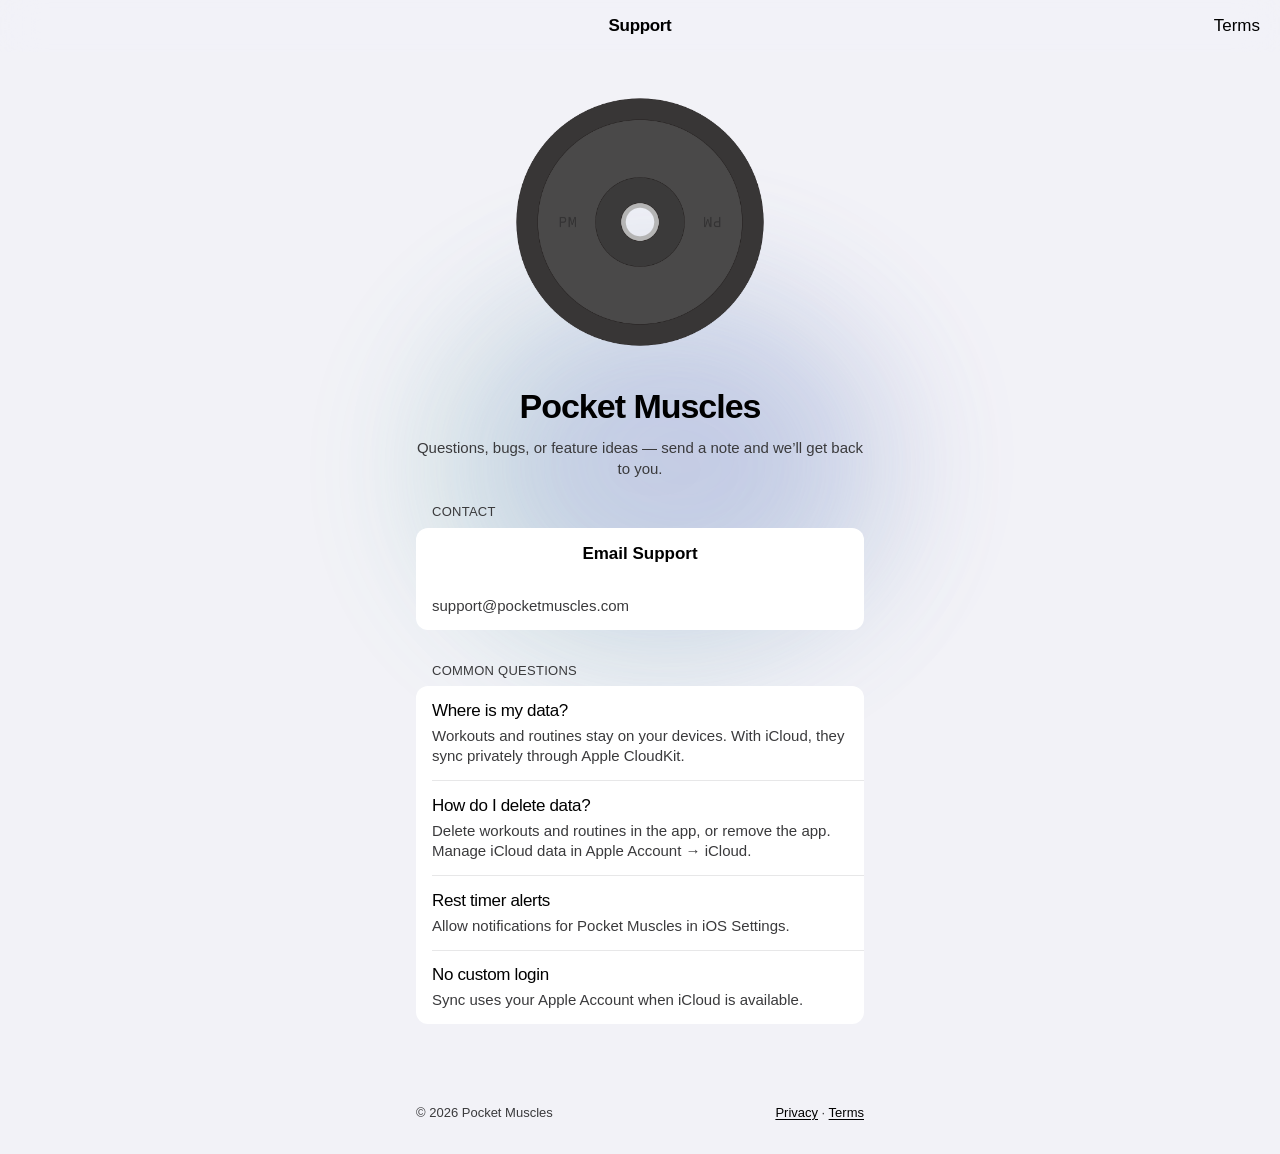
<file: index.html>
<!DOCTYPE html>
<html lang="en">
  <head>
    <meta charset="utf-8" />
    <meta name="viewport" content="width=device-width, initial-scale=1" />
    <title>Support — Pocket Muscles</title>
    <meta
      name="description"
      content="Get help with Pocket Muscles, the workout logging app for iPhone, iPad, and Mac."
    />
    <meta name="color-scheme" content="light dark" />
    <link rel="stylesheet" href="styles.css" />
  </head>
  <body>
    <a class="skip-link" href="#main">Skip to main content</a>

    <div class="wash" aria-hidden="true">
      <div class="wash-spot wash-spot-a"></div>
      <div class="wash-spot wash-spot-b"></div>
    </div>

    <div class="page">
      <header class="nav-bar">
        <p class="nav-bar-title">Support</p>
        <nav class="nav-bar-nav" aria-label="Site">
          <a class="nav-bar-side" href="terms.html">Terms</a>
        </nav>
      </header>

      <main id="main" class="content" tabindex="-1">
        <img
          class="brand-mark"
          src="pocket-muscles-icon.png"
          alt=""
          width="300"
          height="300"
          decoding="async"
        />
        <h1 class="screen-title">Pocket Muscles</h1>
        <p class="lead">
          Questions, bugs, or feature ideas — send a note and we’ll get back to
          you.
        </p>

        <h2 class="group-header" id="contact-heading">Contact</h2>
        <section class="group" aria-labelledby="contact-heading">
          <a class="button-row button-row-primary" href="mailto:support@pocketmuscles.com">
            Email Support
          </a>
          <p class="stack-note">support@pocketmuscles.com</p>
        </section>

        <h2 class="group-header" id="faq-heading">Common Questions</h2>
        <section class="group" aria-labelledby="faq-heading">
          <article class="row">
            <h3 class="row-title">Where is my data?</h3>
            <p class="row-subtitle">
              Workouts and routines stay on your devices. With iCloud, they sync
              privately through Apple CloudKit.
            </p>
          </article>
          <article class="row">
            <h3 class="row-title">How do I delete data?</h3>
            <p class="row-subtitle">
              Delete workouts and routines in the app, or remove the app. Manage
              iCloud data in Apple Account → iCloud.
            </p>
          </article>
          <article class="row">
            <h3 class="row-title">Rest timer alerts</h3>
            <p class="row-subtitle">
              Allow notifications for Pocket Muscles in iOS Settings.
            </p>
          </article>
          <article class="row">
            <h3 class="row-title">No custom login</h3>
            <p class="row-subtitle">
              Sync uses your Apple Account when iCloud is available.
            </p>
          </article>
        </section>
      </main>

      <footer class="site-footer">
        <span>© <span id="year"></span> Pocket Muscles</span>
        <nav aria-label="Legal">
          <a href="privacy.html">Privacy</a>
          ·
          <a href="terms.html">Terms</a>
        </nav>
      </footer>
    </div>

    <script src="wash.js"></script>
    <script>
      document.getElementById("year").textContent = new Date().getFullYear();
    </script>
  </body>
</html>
</file>
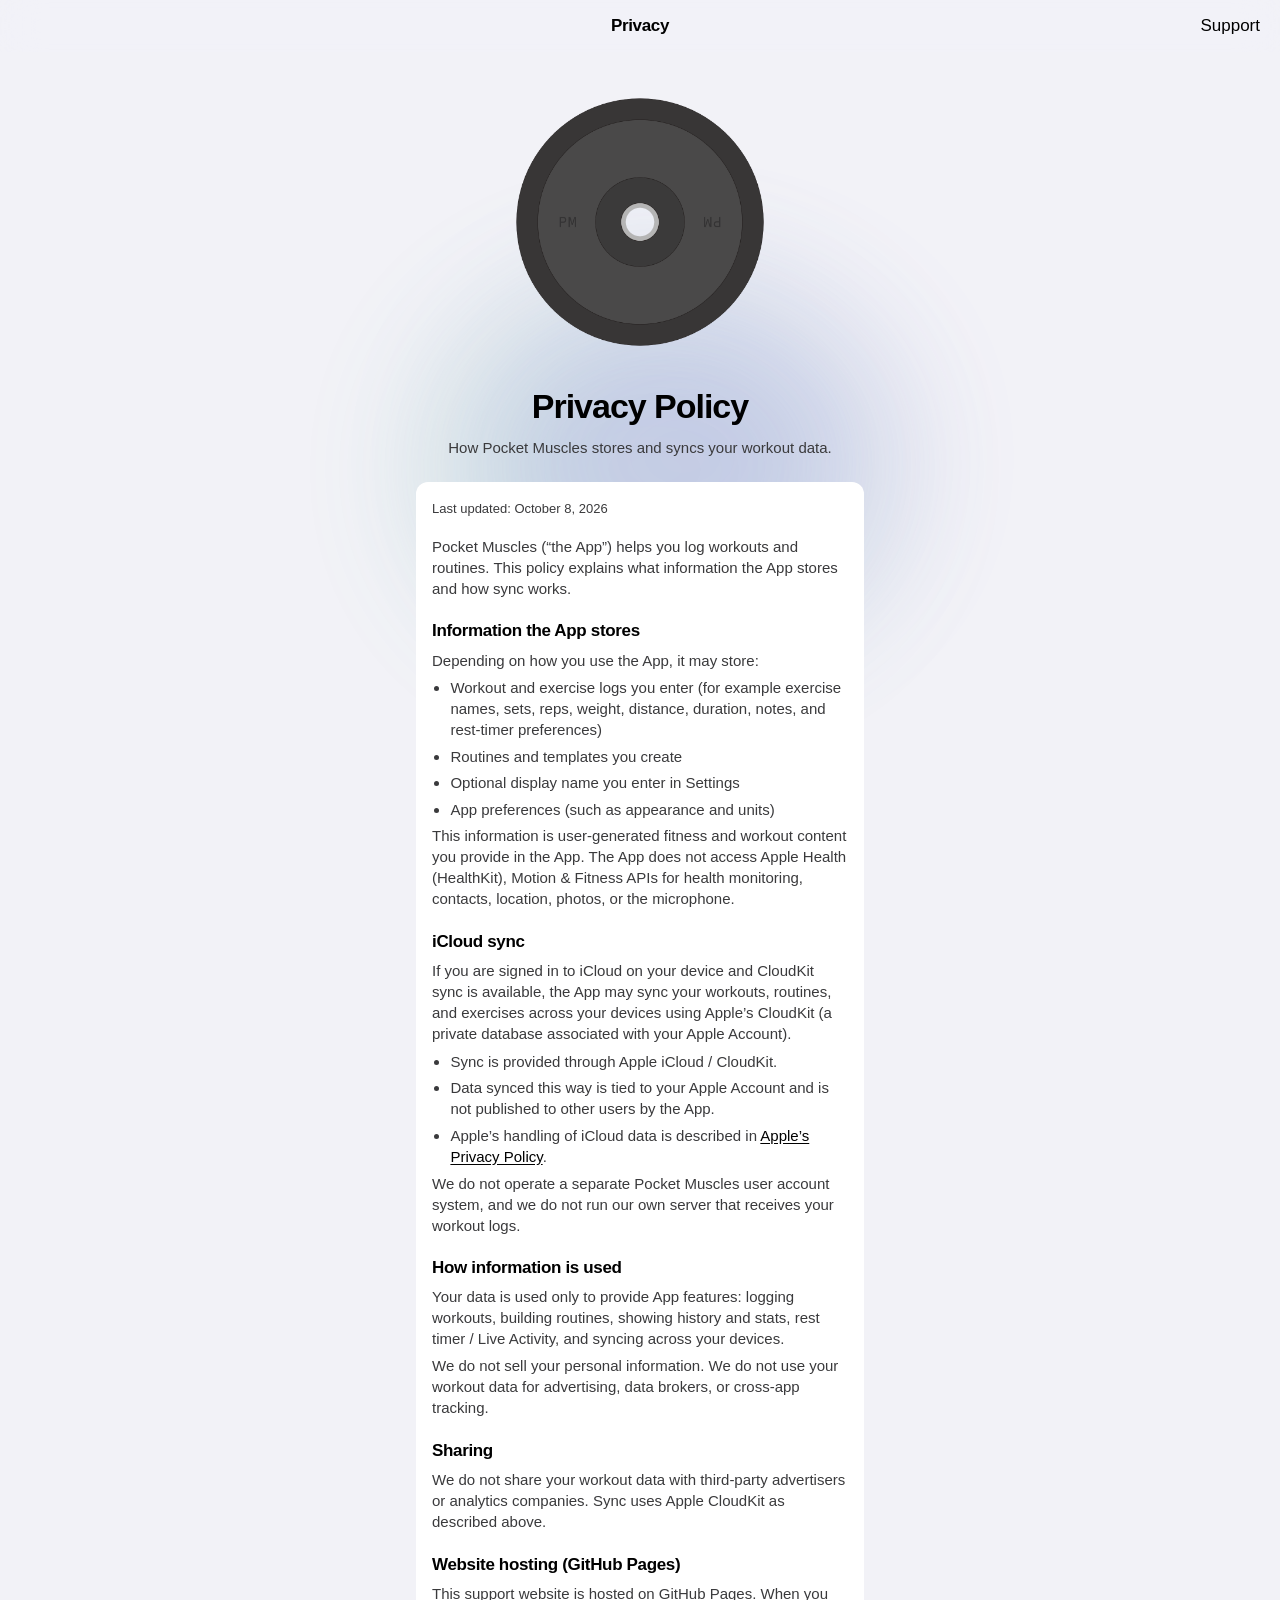
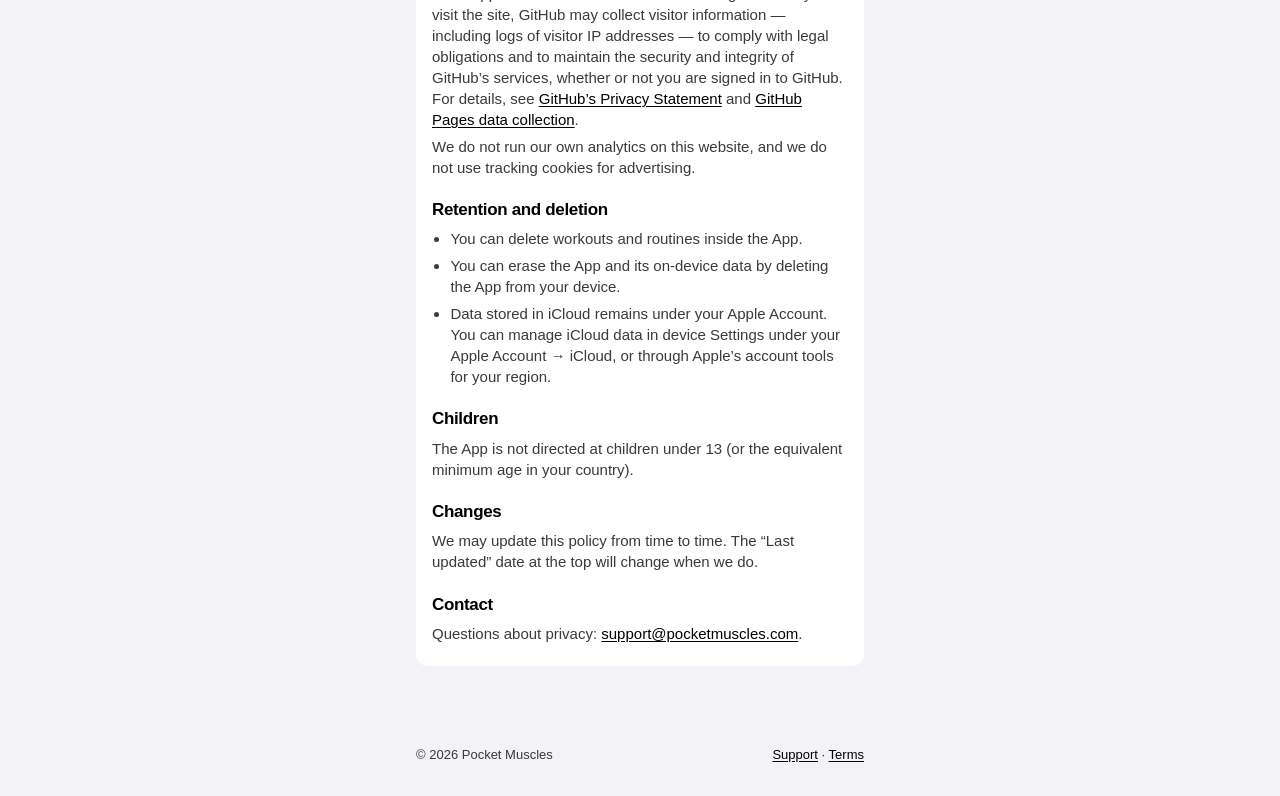
<file: privacy.html>
<!DOCTYPE html>
<html lang="en">
  <head>
    <meta charset="utf-8" />
    <meta name="viewport" content="width=device-width, initial-scale=1" />
    <title>Privacy Policy — Pocket Muscles</title>
    <meta
      name="description"
      content="Privacy Policy for Pocket Muscles, explaining how workout data is stored and synced."
    />
    <meta name="color-scheme" content="light dark" />
    <link rel="stylesheet" href="styles.css" />
  </head>
  <body>
    <a class="skip-link" href="#main">Skip to main content</a>

    <div class="wash" aria-hidden="true">
      <div class="wash-spot wash-spot-a"></div>
      <div class="wash-spot wash-spot-b"></div>
    </div>

    <div class="page">
      <header class="nav-bar">
        <p class="nav-bar-title">Privacy</p>
        <nav class="nav-bar-nav" aria-label="Site">
          <a class="nav-bar-side" href="index.html">Support</a>
        </nav>
      </header>

      <main id="main" class="content" tabindex="-1">
        <img
          class="brand-mark"
          src="pocket-muscles-icon.png"
          alt=""
          width="300"
          height="300"
          decoding="async"
        />
        <h1 class="screen-title">Privacy Policy</h1>
        <p class="lead">How Pocket Muscles stores and syncs your workout data.</p>

        <section class="legal">
          <p class="updated">Last updated: October 8, 2026</p>

          <p>
            Pocket Muscles (“the App”) helps you log workouts and routines. This
            policy explains what information the App stores and how sync works.
          </p>

          <h2>Information the App stores</h2>
          <p>Depending on how you use the App, it may store:</p>
          <ul>
            <li>
              Workout and exercise logs you enter (for example exercise names,
              sets, reps, weight, distance, duration, notes, and rest-timer
              preferences)
            </li>
            <li>Routines and templates you create</li>
            <li>Optional display name you enter in Settings</li>
            <li>App preferences (such as appearance and units)</li>
          </ul>
          <p>
            This information is user-generated fitness and workout content you
            provide in the App. The App does not access Apple Health (HealthKit),
            Motion &amp; Fitness APIs for health monitoring, contacts, location,
            photos, or the microphone.
          </p>

          <h2>iCloud sync</h2>
          <p>
            If you are signed in to iCloud on your device and CloudKit sync is
            available, the App may sync your workouts, routines, and exercises
            across your devices using Apple’s CloudKit (a private database
            associated with your Apple Account).
          </p>
          <ul>
            <li>Sync is provided through Apple iCloud / CloudKit.</li>
            <li>
              Data synced this way is tied to your Apple Account and is not
              published to other users by the App.
            </li>
            <li>
              Apple’s handling of iCloud data is described in
              <a href="https://www.apple.com/legal/privacy/" rel="noopener"
                >Apple’s Privacy Policy</a
              >.
            </li>
          </ul>
          <p>
            We do not operate a separate Pocket Muscles user account system, and
            we do not run our own server that receives your workout logs.
          </p>

          <h2>How information is used</h2>
          <p>
            Your data is used only to provide App features: logging workouts,
            building routines, showing history and stats, rest timer / Live
            Activity, and syncing across your devices.
          </p>
          <p>
            We do not sell your personal information. We do not use your workout
            data for advertising, data brokers, or cross-app tracking.
          </p>

          <h2>Sharing</h2>
          <p>
            We do not share your workout data with third-party advertisers or
            analytics companies. Sync uses Apple CloudKit as described above.
          </p>

          <h2>Website hosting (GitHub Pages)</h2>
          <p>
            This support website is hosted on GitHub Pages. When you visit the
            site, GitHub may collect visitor information — including logs of
            visitor IP addresses — to comply with legal obligations and to
            maintain the security and integrity of GitHub’s services, whether
            or not you are signed in to GitHub. For details, see
            <a
              href="https://docs.github.com/en/site-policy/privacy-policies/github-privacy-statement"
              rel="noopener"
              >GitHub’s Privacy Statement</a
            >
            and
            <a
              href="https://docs.github.com/en/pages/getting-started-with-github-pages/what-is-github-pages#data-collection"
              rel="noopener"
              >GitHub Pages data collection</a
            >.
          </p>
          <p>
            We do not run our own analytics on this website, and we do not use
            tracking cookies for advertising.
          </p>

          <h2>Retention and deletion</h2>
          <ul>
            <li>You can delete workouts and routines inside the App.</li>
            <li>
              You can erase the App and its on-device data by deleting the App
              from your device.
            </li>
            <li>
              Data stored in iCloud remains under your Apple Account. You can
              manage iCloud data in device Settings under your Apple Account →
              iCloud, or through Apple’s account tools for your region.
            </li>
          </ul>

          <h2>Children</h2>
          <p>
            The App is not directed at children under 13 (or the equivalent
            minimum age in your country).
          </p>

          <h2>Changes</h2>
          <p>
            We may update this policy from time to time. The “Last updated” date
            at the top will change when we do.
          </p>

          <h2>Contact</h2>
          <p>
            Questions about privacy:
            <a href="mailto:support@pocketmuscles.com"
              >support@pocketmuscles.com</a
            >.
          </p>
        </section>
      </main>

      <footer class="site-footer">
        <span>© <span id="year"></span> Pocket Muscles</span>
        <nav aria-label="Legal">
          <a href="index.html">Support</a>
          ·
          <a href="terms.html">Terms</a>
        </nav>
      </footer>
    </div>

    <script src="wash.js"></script>
    <script>
      document.getElementById("year").textContent = new Date().getFullYear();
    </script>
  </body>
</html>
</file>
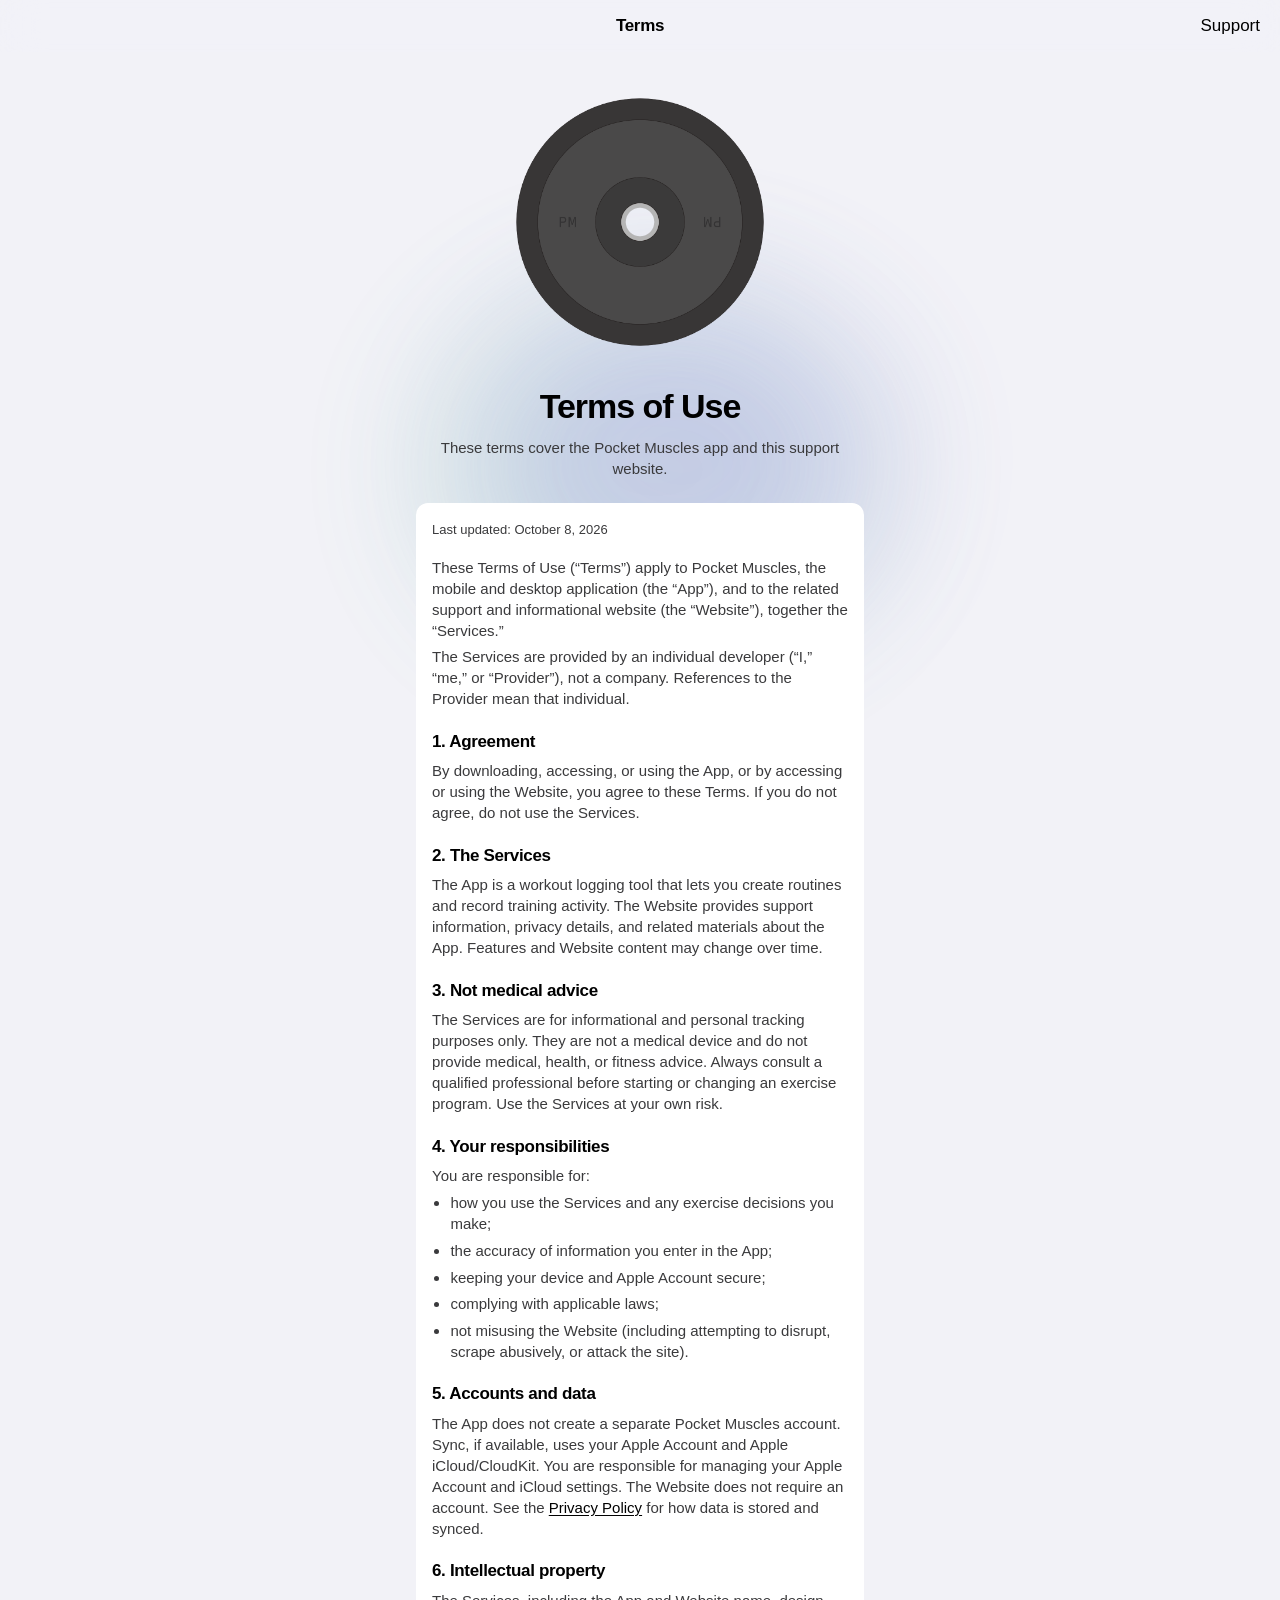
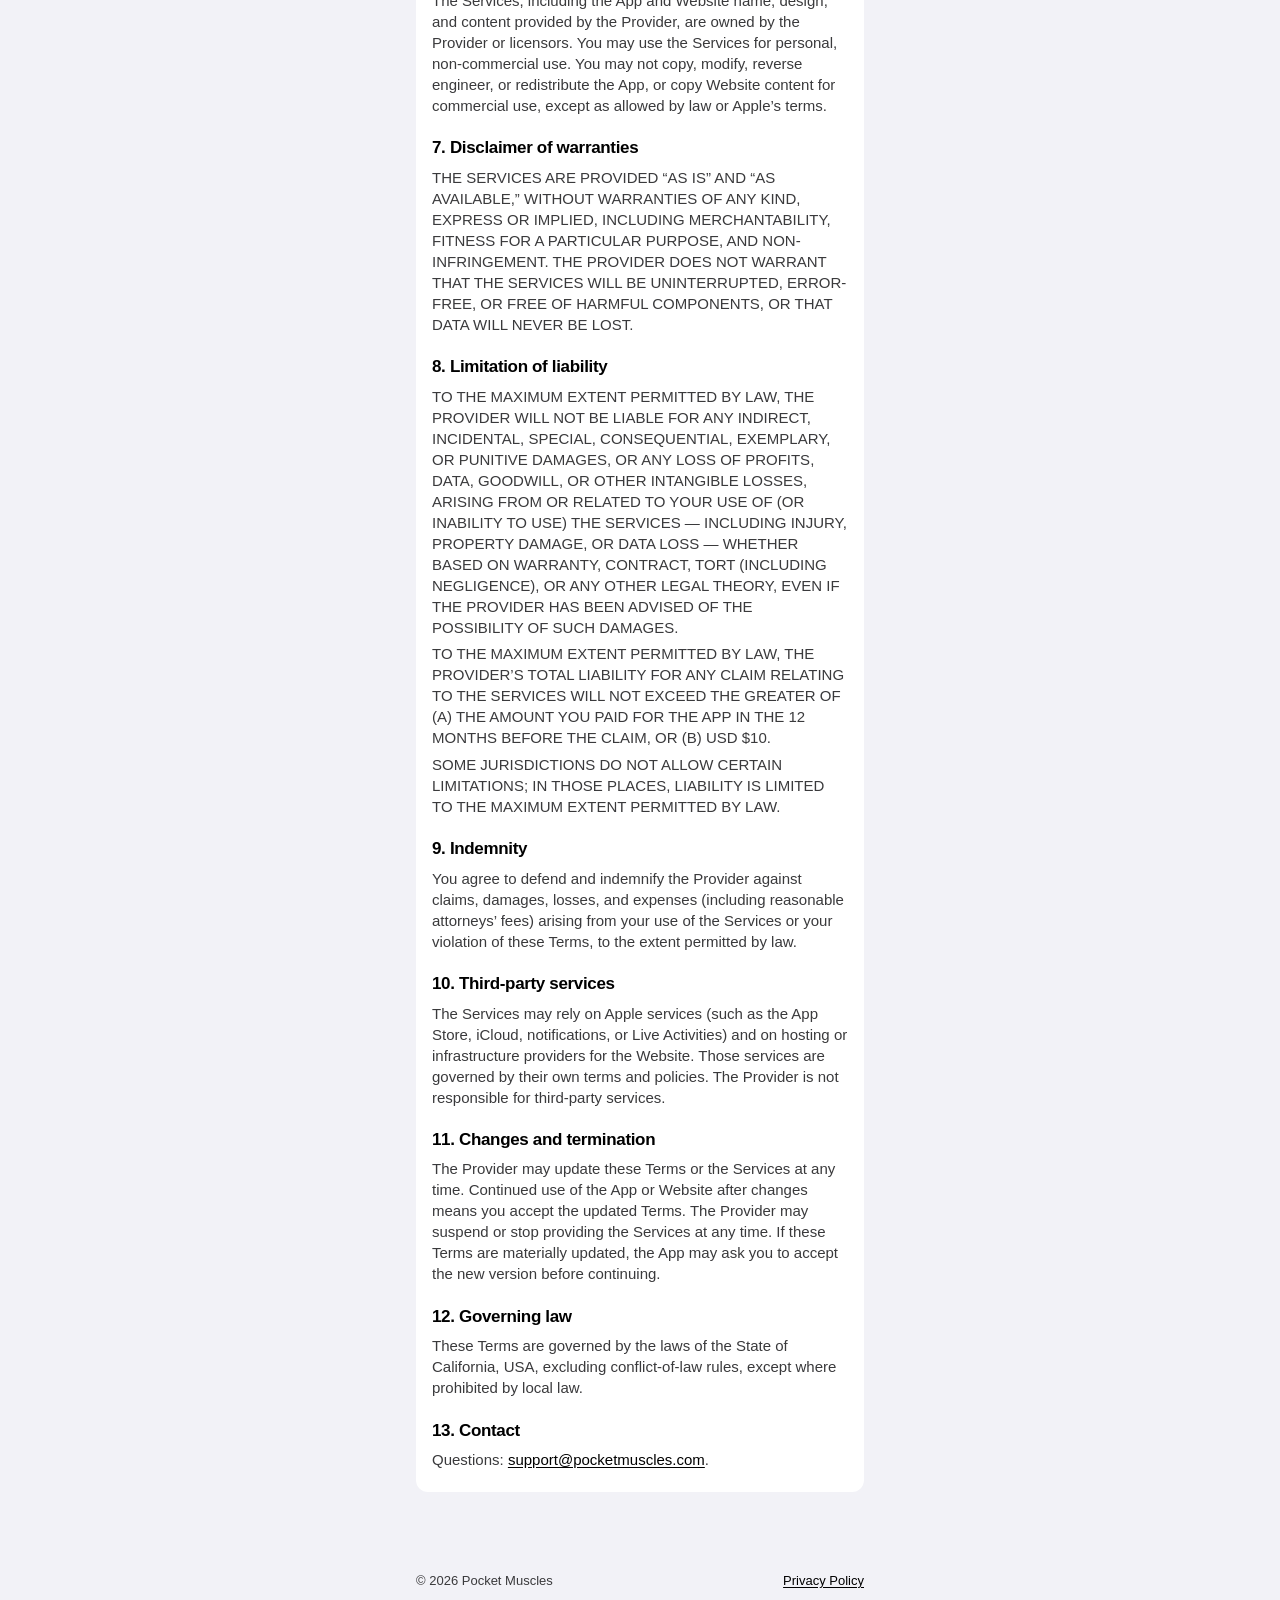
<file: terms.html>
<!DOCTYPE html>
<html lang="en">
  <head>
    <meta charset="utf-8" />
    <meta name="viewport" content="width=device-width, initial-scale=1" />
    <title>Terms of Use — Pocket Muscles</title>
    <meta
      name="description"
      content="Terms of Use for Pocket Muscles app and support website, including disclaimers and limitation of liability."
    />
    <meta name="color-scheme" content="light dark" />
    <link rel="stylesheet" href="styles.css" />
  </head>
  <body>
    <a class="skip-link" href="#main">Skip to main content</a>

    <div class="wash" aria-hidden="true">
      <div class="wash-spot wash-spot-a"></div>
      <div class="wash-spot wash-spot-b"></div>
    </div>

    <div class="page">
      <header class="nav-bar">
        <p class="nav-bar-title">Terms</p>
        <nav class="nav-bar-nav" aria-label="Site">
          <a class="nav-bar-side" href="index.html">Support</a>
        </nav>
      </header>

      <main id="main" class="content" tabindex="-1">
        <img
          class="brand-mark"
          src="pocket-muscles-icon.png"
          alt=""
          width="300"
          height="300"
          decoding="async"
        />
        <h1 class="screen-title">Terms of Use</h1>
        <p class="lead">
          These terms cover the Pocket Muscles app and this support website.
        </p>

        <section class="legal">
          <p class="updated">Last updated: October 8, 2026</p>

          <p>
            These Terms of Use (“Terms”) apply to Pocket Muscles, the mobile and
            desktop application (the “App”), and to the related support and
            informational website (the “Website”), together the “Services.”
          </p>
          <p>
            The Services are provided by an individual developer (“I,” “me,” or
            “Provider”), not a company. References to the Provider mean that
            individual.
          </p>

          <h2>1. Agreement</h2>
          <p>
            By downloading, accessing, or using the App, or by accessing or
            using the Website, you agree to these Terms. If you do not agree, do
            not use the Services.
          </p>

          <h2>2. The Services</h2>
          <p>
            The App is a workout logging tool that lets you create routines and
            record training activity. The Website provides support information,
            privacy details, and related materials about the App. Features and
            Website content may change over time.
          </p>

          <h2>3. Not medical advice</h2>
          <p>
            The Services are for informational and personal tracking purposes
            only. They are not a medical device and do not provide medical,
            health, or fitness advice. Always consult a qualified professional
            before starting or changing an exercise program. Use the Services at
            your own risk.
          </p>

          <h2>4. Your responsibilities</h2>
          <p>You are responsible for:</p>
          <ul>
            <li>how you use the Services and any exercise decisions you make;</li>
            <li>the accuracy of information you enter in the App;</li>
            <li>keeping your device and Apple Account secure;</li>
            <li>complying with applicable laws;</li>
            <li>
              not misusing the Website (including attempting to disrupt, scrape
              abusively, or attack the site).
            </li>
          </ul>

          <h2>5. Accounts and data</h2>
          <p>
            The App does not create a separate Pocket Muscles account. Sync, if
            available, uses your Apple Account and Apple iCloud/CloudKit. You
            are responsible for managing your Apple Account and iCloud settings.
            The Website does not require an account. See the
            <a href="privacy.html">Privacy Policy</a> for how data is stored and
            synced.
          </p>

          <h2>6. Intellectual property</h2>
          <p>
            The Services, including the App and Website name, design, and content
            provided by the Provider, are owned by the Provider or licensors.
            You may use the Services for personal, non-commercial use. You may
            not copy, modify, reverse engineer, or redistribute the App, or copy
            Website content for commercial use, except as allowed by law or
            Apple’s terms.
          </p>

          <h2>7. Disclaimer of warranties</h2>
          <p>
            THE SERVICES ARE PROVIDED “AS IS” AND “AS AVAILABLE,” WITHOUT
            WARRANTIES OF ANY KIND, EXPRESS OR IMPLIED, INCLUDING
            MERCHANTABILITY, FITNESS FOR A PARTICULAR PURPOSE, AND
            NON-INFRINGEMENT. THE PROVIDER DOES NOT WARRANT THAT THE SERVICES
            WILL BE UNINTERRUPTED, ERROR-FREE, OR FREE OF HARMFUL COMPONENTS, OR
            THAT DATA WILL NEVER BE LOST.
          </p>

          <h2>8. Limitation of liability</h2>
          <p>
            TO THE MAXIMUM EXTENT PERMITTED BY LAW, THE PROVIDER WILL NOT BE
            LIABLE FOR ANY INDIRECT, INCIDENTAL, SPECIAL, CONSEQUENTIAL,
            EXEMPLARY, OR PUNITIVE DAMAGES, OR ANY LOSS OF PROFITS, DATA,
            GOODWILL, OR OTHER INTANGIBLE LOSSES, ARISING FROM OR RELATED TO
            YOUR USE OF (OR INABILITY TO USE) THE SERVICES — INCLUDING INJURY,
            PROPERTY DAMAGE, OR DATA LOSS — WHETHER BASED ON WARRANTY, CONTRACT,
            TORT (INCLUDING NEGLIGENCE), OR ANY OTHER LEGAL THEORY, EVEN IF THE
            PROVIDER HAS BEEN ADVISED OF THE POSSIBILITY OF SUCH DAMAGES.
          </p>
          <p>
            TO THE MAXIMUM EXTENT PERMITTED BY LAW, THE PROVIDER’S TOTAL
            LIABILITY FOR ANY CLAIM RELATING TO THE SERVICES WILL NOT EXCEED THE
            GREATER OF (A) THE AMOUNT YOU PAID FOR THE APP IN THE 12 MONTHS
            BEFORE THE CLAIM, OR (B) USD $10.
          </p>
          <p>
            SOME JURISDICTIONS DO NOT ALLOW CERTAIN LIMITATIONS; IN THOSE
            PLACES, LIABILITY IS LIMITED TO THE MAXIMUM EXTENT PERMITTED BY LAW.
          </p>

          <h2>9. Indemnity</h2>
          <p>
            You agree to defend and indemnify the Provider against claims,
            damages, losses, and expenses (including reasonable attorneys’ fees)
            arising from your use of the Services or your violation of these
            Terms, to the extent permitted by law.
          </p>

          <h2>10. Third-party services</h2>
          <p>
            The Services may rely on Apple services (such as the App Store,
            iCloud, notifications, or Live Activities) and on hosting or
            infrastructure providers for the Website. Those services are
            governed by their own terms and policies. The Provider is not
            responsible for third-party services.
          </p>

          <h2>11. Changes and termination</h2>
          <p>
            The Provider may update these Terms or the Services at any time.
            Continued use of the App or Website after changes means you accept
            the updated Terms. The Provider may suspend or stop providing the
            Services at any time. If these Terms are materially updated, the App
            may ask you to accept the new version before continuing.
          </p>

          <h2>12. Governing law</h2>
          <p>
            These Terms are governed by the laws of the State of California,
            USA, excluding conflict-of-law rules, except where prohibited by
            local law.
          </p>

          <h2>13. Contact</h2>
          <p>
            Questions:
            <a href="mailto:support@pocketmuscles.com"
              >support@pocketmuscles.com</a
            >.
          </p>
        </section>
      </main>

      <footer class="site-footer">
        <span>© <span id="year"></span> Pocket Muscles</span>
        <nav aria-label="Legal">
          <a href="privacy.html">Privacy Policy</a>
        </nav>
      </footer>
    </div>

    <script src="wash.js"></script>
    <script>
      document.getElementById("year").textContent = new Date().getFullYear();
    </script>
  </body>
</html>
</file>
<file: styles.css>
:root {
  --grouped-bg: #f2f2f7;
  --bubble: #ffffff;
  --label: #000000;
  --secondary: #3a3a3c;
  --separator: rgba(60, 60, 67, 0.12);
  --tint: #000000;
  --fill: rgba(120, 120, 128, 0.12);
  --focus: #000000;
  --wash-a: rgb(82, 199, 140);
  --wash-b: rgb(158, 97, 255);
  --radius: 12px;
  --max: 480px;
  --font: -apple-system, BlinkMacSystemFont, "SF Pro Text", "SF Pro Display",
    "Helvetica Neue", Helvetica, Arial, sans-serif;
}

@media (prefers-color-scheme: dark) {
  :root {
    --grouped-bg: #000000;
    --bubble: #1c1c1e;
    --label: #ffffff;
    --secondary: #c7c7cc;
    --separator: rgba(84, 84, 88, 0.65);
    --tint: #ffffff;
    --fill: rgba(120, 120, 128, 0.24);
    --focus: #ffffff;
    --wash-a: rgb(56, 148, 107);
    --wash-b: rgb(140, 89, 242);
  }
}

*,
*::before,
*::after {
  box-sizing: border-box;
}

html {
  scroll-behavior: smooth;
}

@media (prefers-reduced-motion: reduce) {
  html {
    scroll-behavior: auto;
  }
}

body {
  margin: 0;
  min-height: 100vh;
  color: var(--label);
  font-family: var(--font);
  font-size: 17px;
  line-height: 1.35;
  background: var(--grouped-bg);
  -webkit-font-smoothing: antialiased;
}

a {
  color: var(--label);
}

a:hover {
  opacity: 0.75;
}

a:focus-visible,
button:focus-visible,
.button-row:focus-visible,
.nav-bar-side:focus-visible {
  opacity: 1;
  outline: 2px solid var(--focus);
  outline-offset: 3px;
}

.skip-link {
  position: absolute;
  top: 0.75rem;
  left: 0.75rem;
  z-index: 10;
  padding: 0.65rem 0.9rem;
  border-radius: 8px;
  background: var(--bubble);
  color: var(--label);
  font-size: 15px;
  font-weight: 600;
  text-decoration: none;
  transform: translateY(-150%);
  transition: transform 0.15s ease;
}

.skip-link:focus {
  transform: translateY(0);
  outline: 2px solid var(--focus);
  outline-offset: 2px;
}

@media (prefers-reduced-motion: reduce) {
  .skip-link {
    transition: none;
  }
}

.content:focus {
  outline: none;
}

/* —— Ambient wash (mirrors AmbientColorWash) —— */
.wash {
  position: fixed;
  inset: 0;
  z-index: 0;
  overflow: hidden;
  pointer-events: none;
  background: var(--grouped-bg);
}

.wash-spot {
  position: absolute;
  left: 50%;
  top: 0;
  border-radius: 50%;
  filter: blur(70px);
  will-change: transform;
  opacity: 0.22;
}

.wash-spot-a {
  width: 440px;
  height: 360px;
  margin-left: -220px;
  background: var(--wash-a);
}

.wash-spot-b {
  width: 400px;
  height: 320px;
  margin-left: -200px;
  background: var(--wash-b);
  opacity: 0.21;
  filter: blur(75px);
}

@media (prefers-color-scheme: dark) {
  .wash-spot {
    opacity: 0.28;
  }

  .wash-spot-b {
    opacity: 0.26;
  }
}

@media (prefers-reduced-motion: reduce) {
  .wash-spot {
    transform: translate3d(0, 220px, 0) !important;
  }

  .wash-spot-b {
    transform: translate3d(40px, 260px, 0) !important;
  }
}

.page {
  position: relative;
  z-index: 1;
  min-height: 100vh;
  display: flex;
  flex-direction: column;
}

/* —— App-like chrome —— */
.nav-bar {
  position: sticky;
  top: 0;
  z-index: 2;
  display: flex;
  align-items: center;
  justify-content: center;
  min-height: 52px;
  padding: 0.5rem 1rem;
  backdrop-filter: saturate(180%) blur(20px);
  -webkit-backdrop-filter: saturate(180%) blur(20px);
  background: color-mix(in srgb, var(--grouped-bg) 72%, transparent);
}

.nav-bar-title {
  margin: 0;
  font-size: 17px;
  font-weight: 600;
  letter-spacing: -0.02em;
}

.nav-bar-nav {
  position: absolute;
  top: 50%;
  right: 1rem;
  transform: translateY(-50%);
}

.nav-bar-side {
  display: inline-flex;
  align-items: center;
  min-height: 44px;
  padding: 0.35rem 0.25rem;
  font-size: 17px;
  font-weight: 400;
  text-decoration: none;
  color: var(--label);
}

.nav-bar-side:hover {
  opacity: 0.55;
}

.content {
  width: min(100%, var(--max));
  margin: 0 auto;
  padding: 0.5rem 1rem 3rem;
  flex: 1;
}

.brand-mark {
  display: block;
  width: 300px;
  height: 300px;
  margin: 0.75rem auto 1rem;
  border-radius: 66px;
  object-fit: cover;
  animation: brand-spin 28s linear infinite;
}

@keyframes brand-spin {
  to {
    transform: rotate(360deg);
  }
}

@media (prefers-reduced-motion: reduce) {
  .brand-mark {
    animation: none;
  }
}

.screen-title {
  margin: 0.25rem 0 1.25rem;
  font-size: 34px;
  font-weight: 700;
  letter-spacing: -0.03em;
  line-height: 1.1;
  text-align: center;
}

.lead {
  margin: -0.5rem 0 1.5rem;
  color: var(--secondary);
  font-size: 15px;
  line-height: 1.4;
  text-align: center;
}

/* Inset grouped sections */
.group {
  background: var(--bubble);
  border-radius: var(--radius);
  overflow: hidden;
  margin-bottom: 2rem;
}

.group + .group-footer,
.group-footer {
  margin: -1.35rem 1rem 2rem;
  font-size: 13px;
  line-height: 1.35;
  color: var(--secondary);
}

.group-header {
  margin: 0 1rem 0.45rem;
  font-size: 13px;
  font-weight: 400;
  color: var(--secondary);
  text-transform: uppercase;
  letter-spacing: 0.02em;
}

.row {
  display: block;
  padding: 0.85rem 1rem;
  text-decoration: none;
  color: inherit;
  background: transparent;
  border: 0;
  width: 100%;
  text-align: left;
  font: inherit;
}

.row + .row {
  border-top: 0.5px solid var(--separator);
  margin-left: 1rem;
  padding-left: 0;
  width: calc(100% - 1rem);
}

.row-title {
  margin: 0;
  font-size: 17px;
  font-weight: 400;
  letter-spacing: -0.02em;
}

.row-subtitle {
  margin: 0.2rem 0 0;
  font-size: 15px;
  color: var(--secondary);
  line-height: 1.35;
}

.row-chevron {
  color: var(--secondary);
  font-size: 14px;
  margin-top: 0.15rem;
}

.button-row {
  display: flex;
  align-items: center;
  justify-content: center;
  gap: 0.4rem;
  width: 100%;
  min-height: 44px;
  padding: 0.95rem 1rem;
  border: 0;
  background: transparent;
  color: var(--label);
  font: inherit;
  font-size: 17px;
  font-weight: 400;
  text-decoration: none;
  cursor: pointer;
  text-align: center;
}

.button-row + .button-row {
  border-top: 0.5px solid var(--separator);
}

.button-row:hover {
  background: var(--fill);
}

.button-row-primary {
  font-weight: 600;
}

.stack-note {
  margin: 0;
  padding: 0.85rem 1rem;
  font-size: 15px;
  color: var(--secondary);
  line-height: 1.4;
}

.stack-note + .stack-note {
  border-top: 0.5px solid var(--separator);
  margin-left: 1rem;
  padding-left: 0;
  width: calc(100% - 1rem);
  box-sizing: content-box;
}

.legal {
  background: var(--bubble);
  border-radius: var(--radius);
  padding: 1.1rem 1rem 1.35rem;
  margin-bottom: 2rem;
}

.legal .updated {
  margin: 0 0 1.1rem;
  font-size: 13px;
  color: var(--secondary);
}

.legal h2 {
  margin: 1.35rem 0 0.4rem;
  font-size: 17px;
  font-weight: 600;
  letter-spacing: -0.02em;
}

.legal p,
.legal li {
  margin: 0.35rem 0 0;
  font-size: 15px;
  color: var(--secondary);
  line-height: 1.4;
}

.legal ul {
  margin: 0.4rem 0 0;
  padding-left: 1.15rem;
}

.legal a {
  color: var(--label);
  text-decoration: underline;
  text-underline-offset: 0.15em;
}

.site-footer {
  width: min(100%, var(--max));
  margin: 0 auto;
  padding: 0 1rem 2rem;
  font-size: 13px;
  color: var(--secondary);
  display: flex;
  justify-content: space-between;
  gap: 1rem;
}

.site-footer a {
  color: var(--label);
  text-decoration: underline;
  text-underline-offset: 0.15em;
}

.site-footer a:hover {
  opacity: 0.75;
}
</file>
